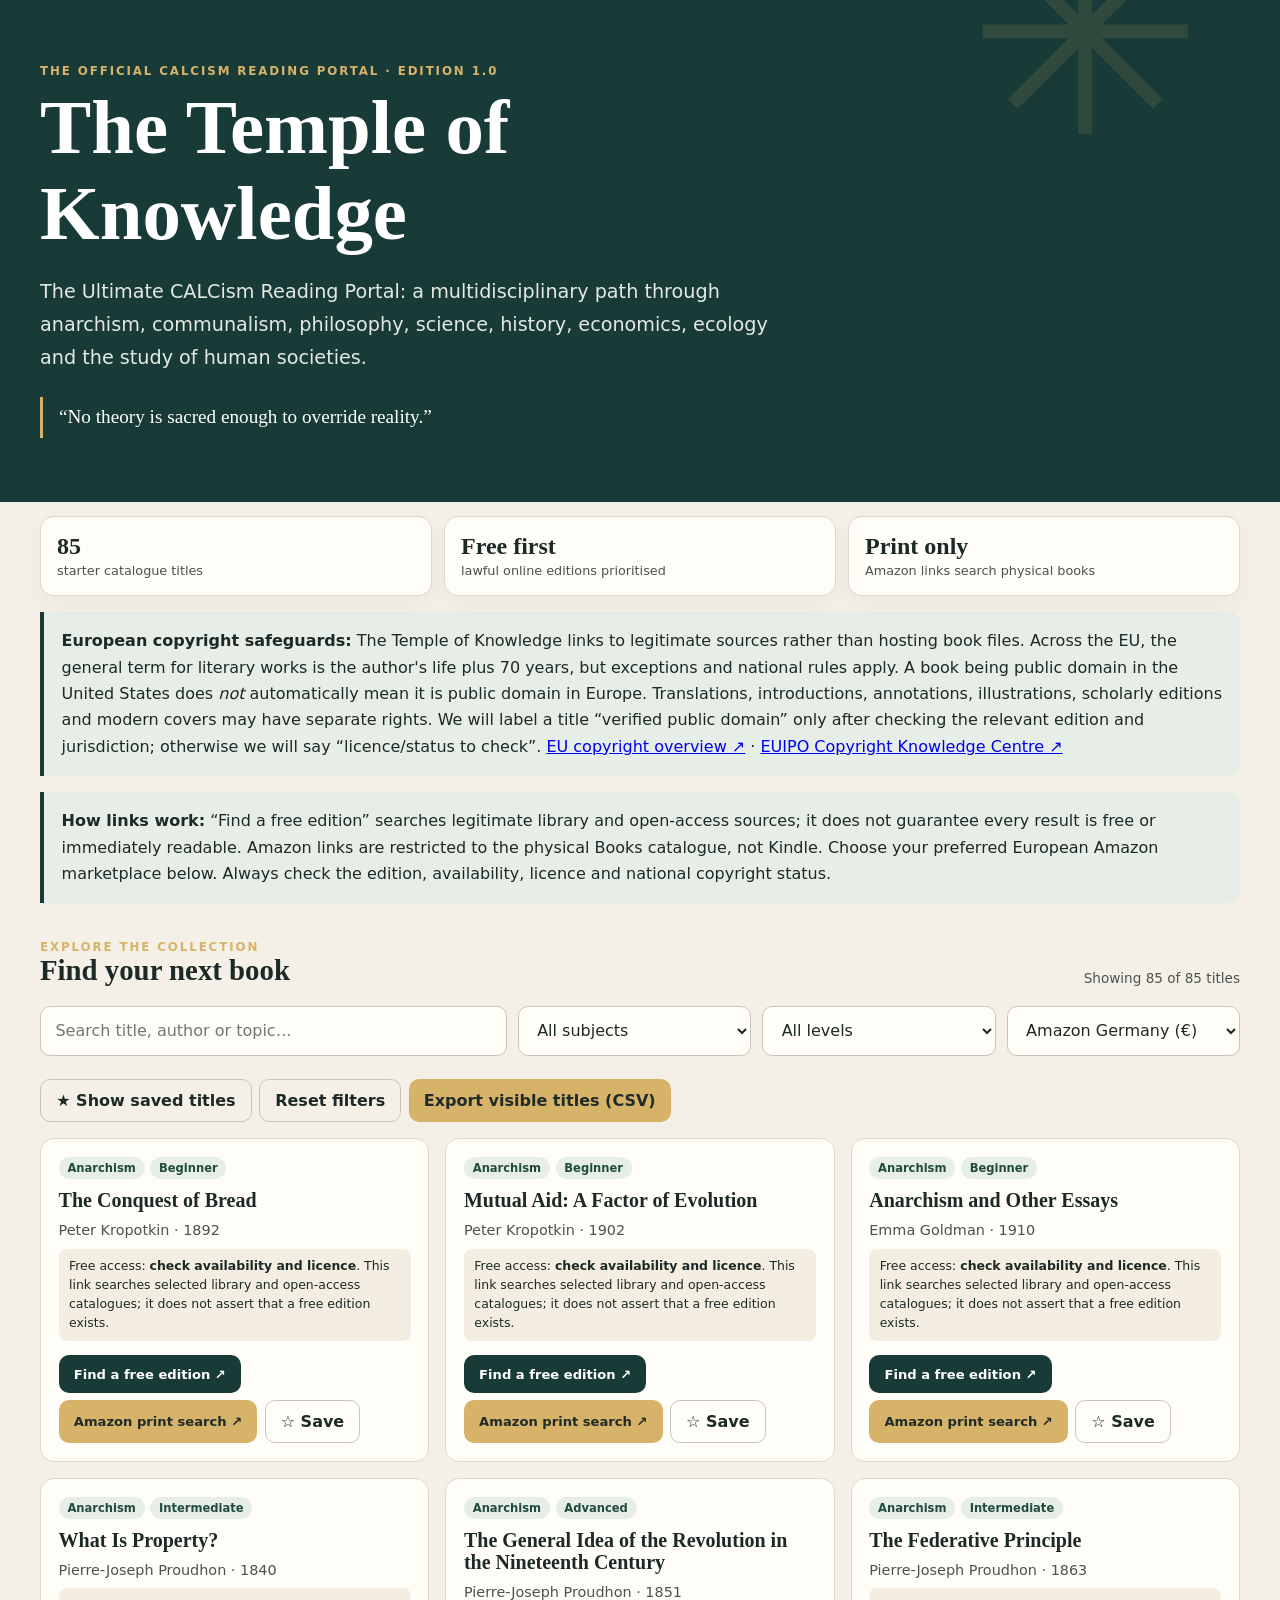
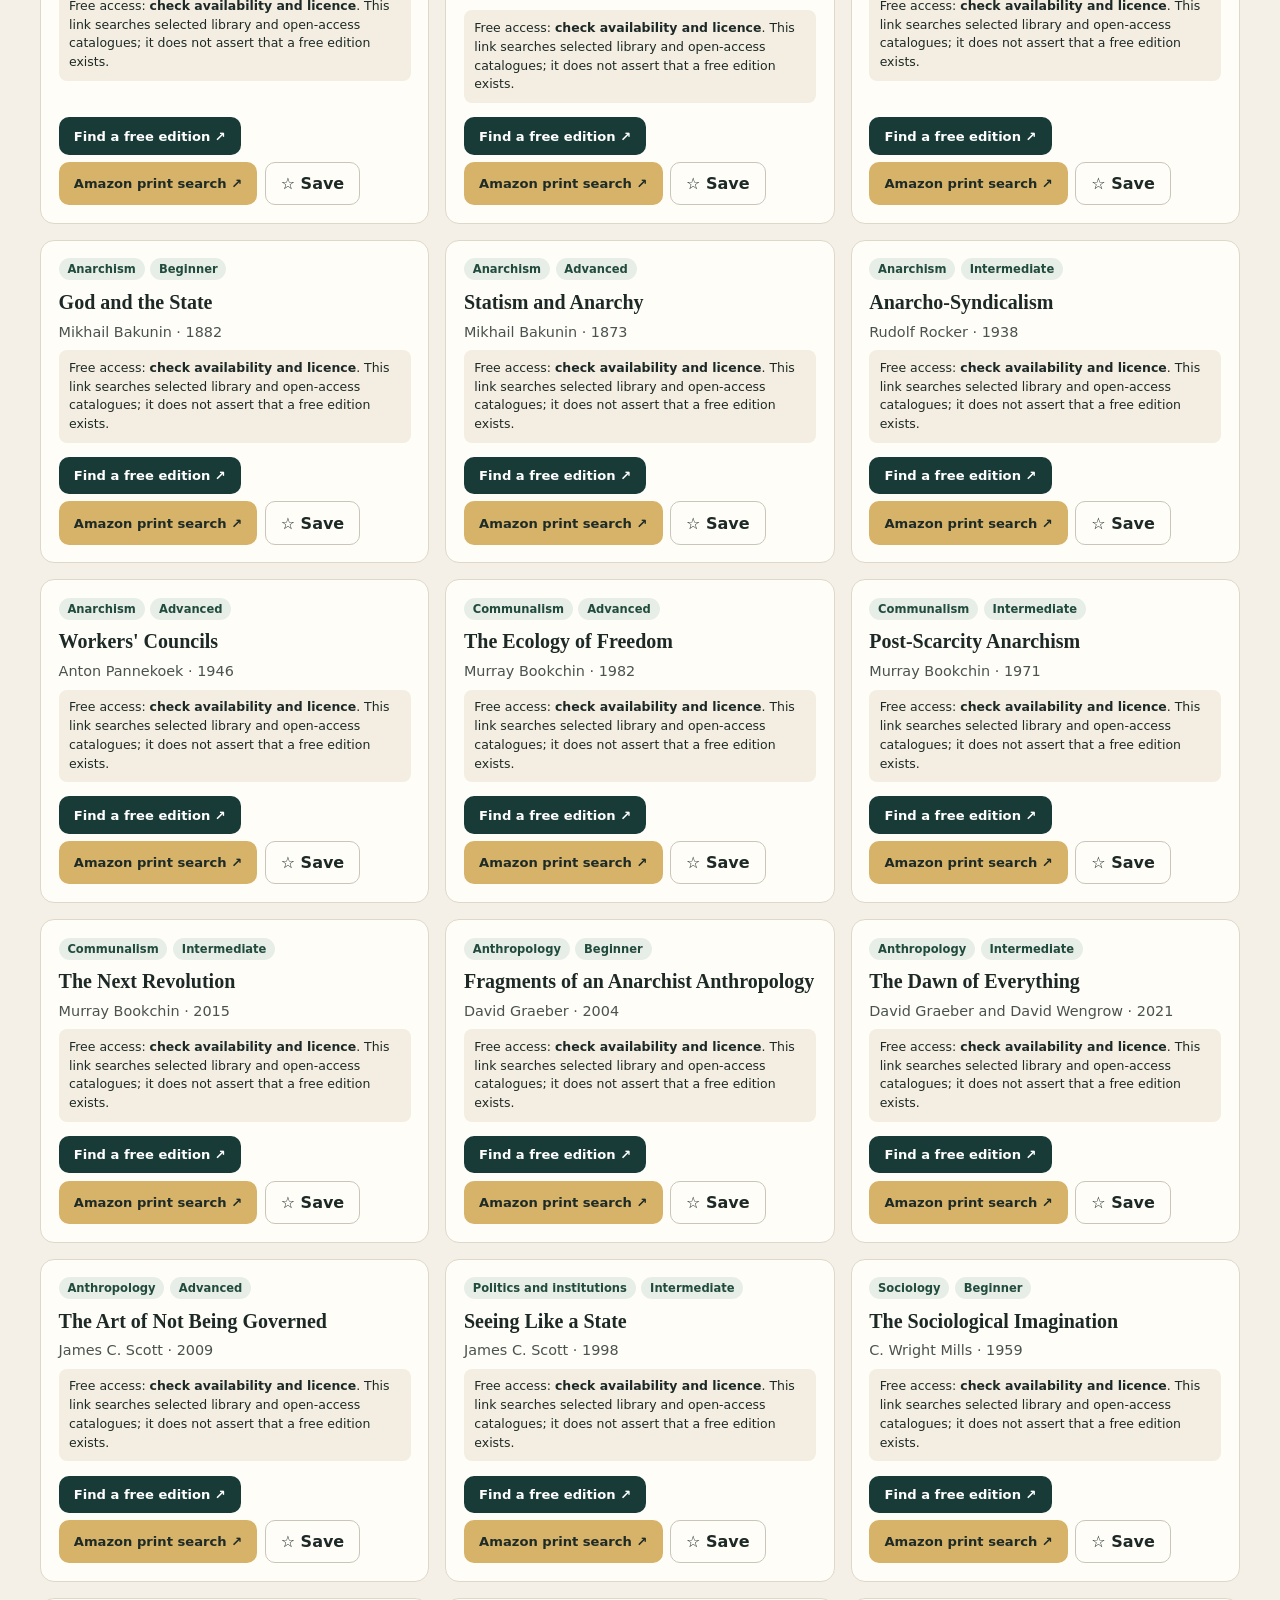
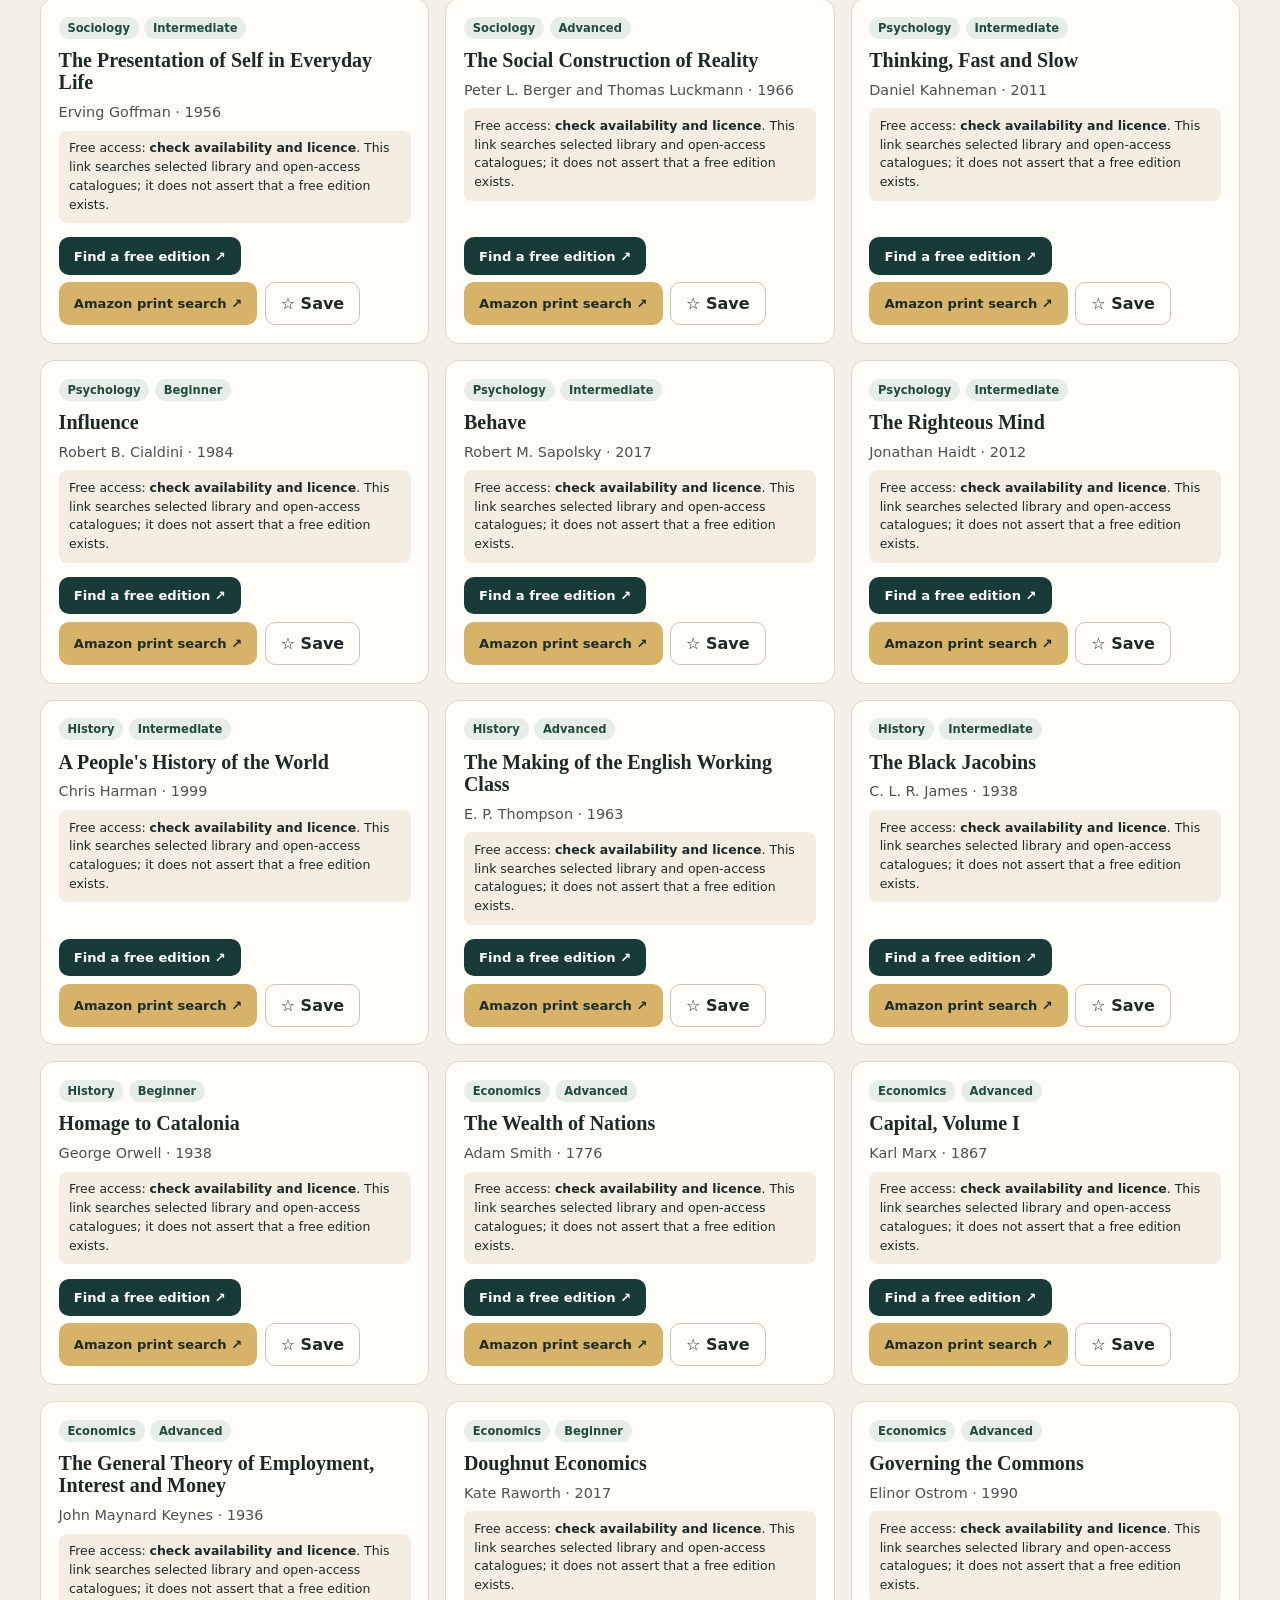
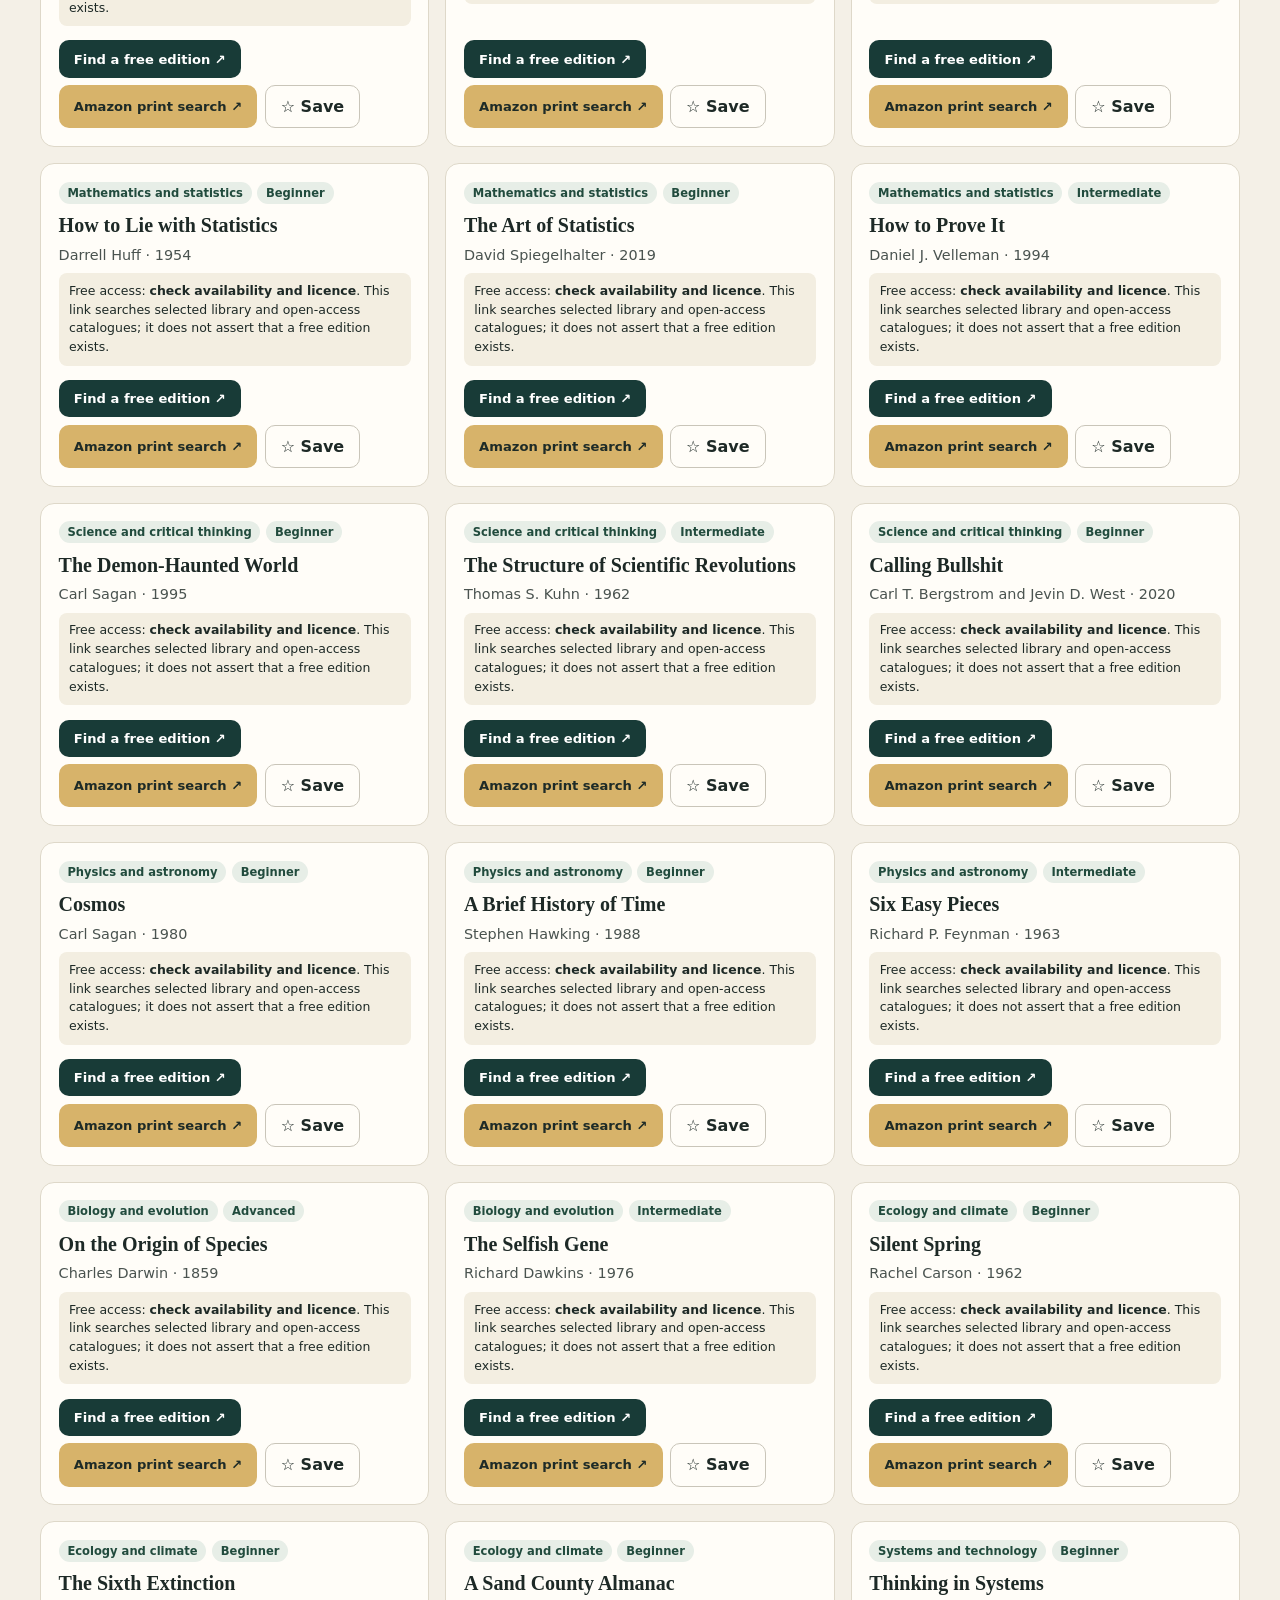
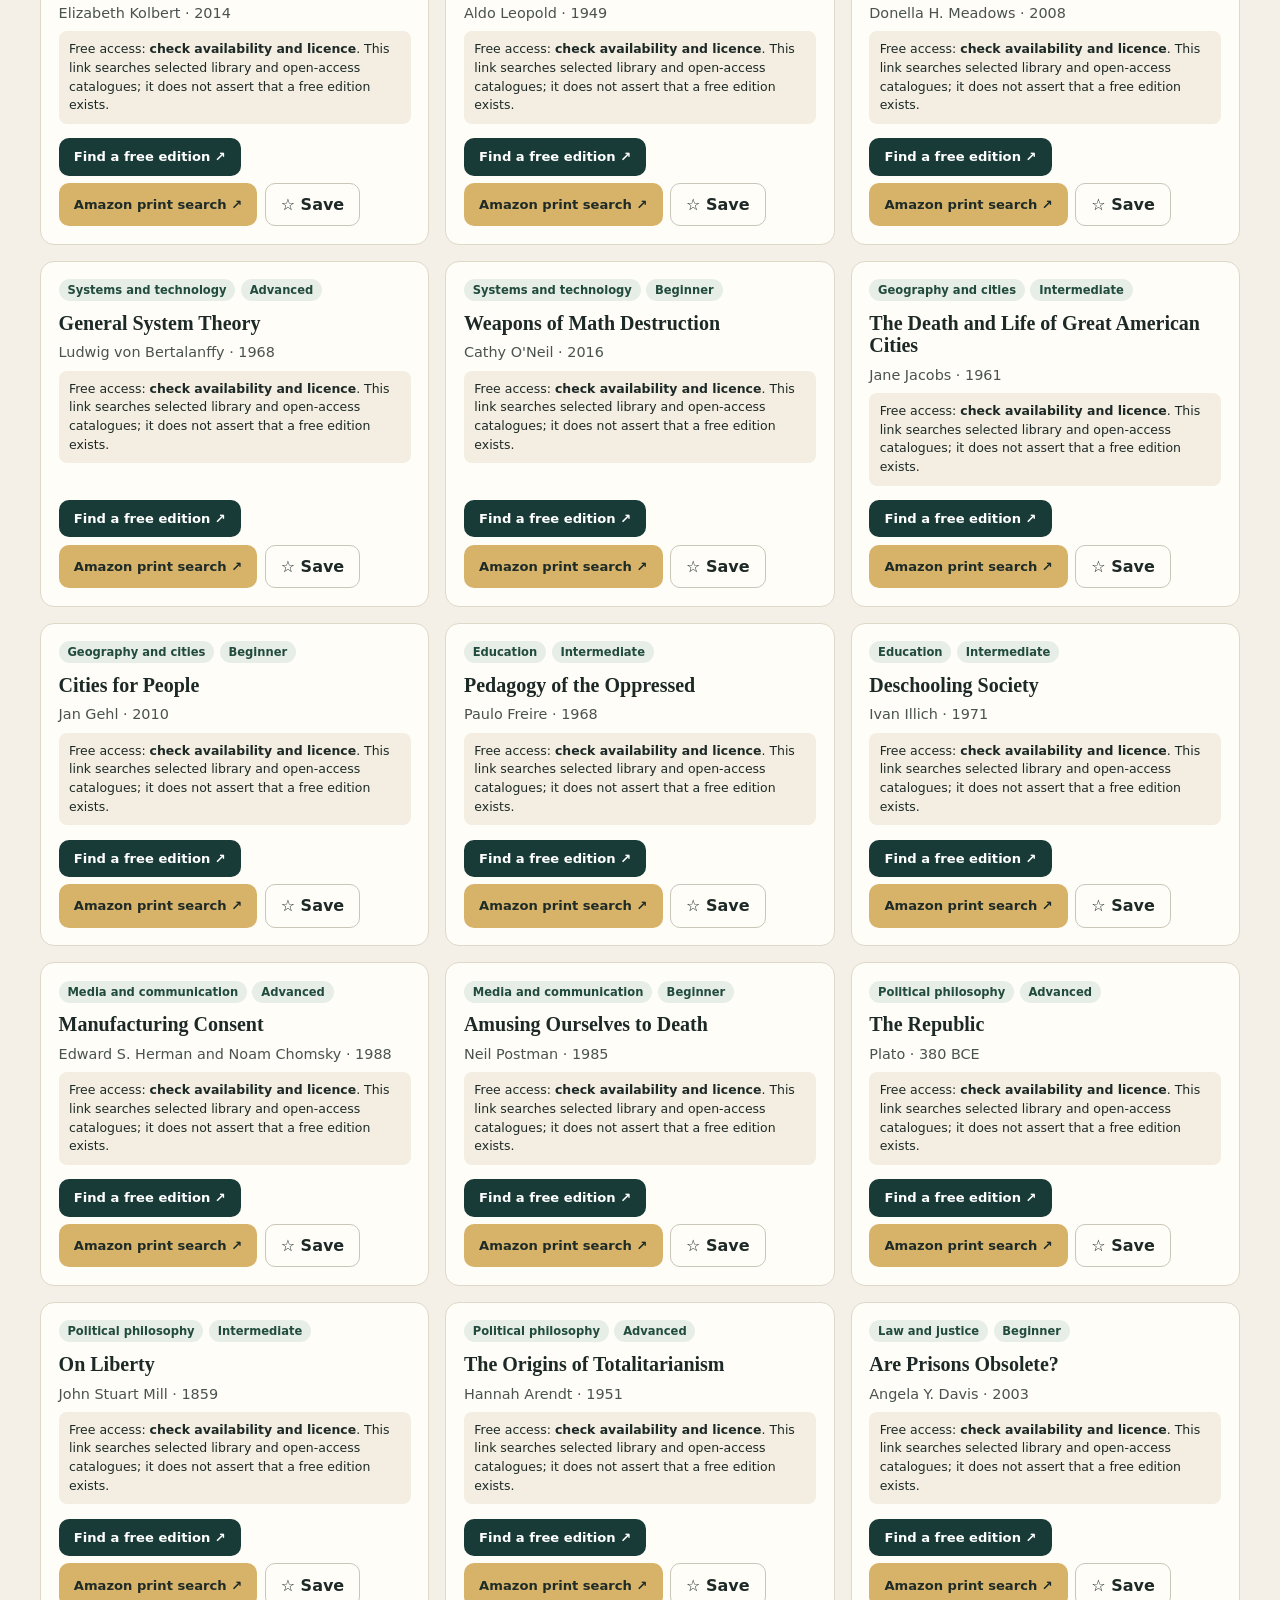
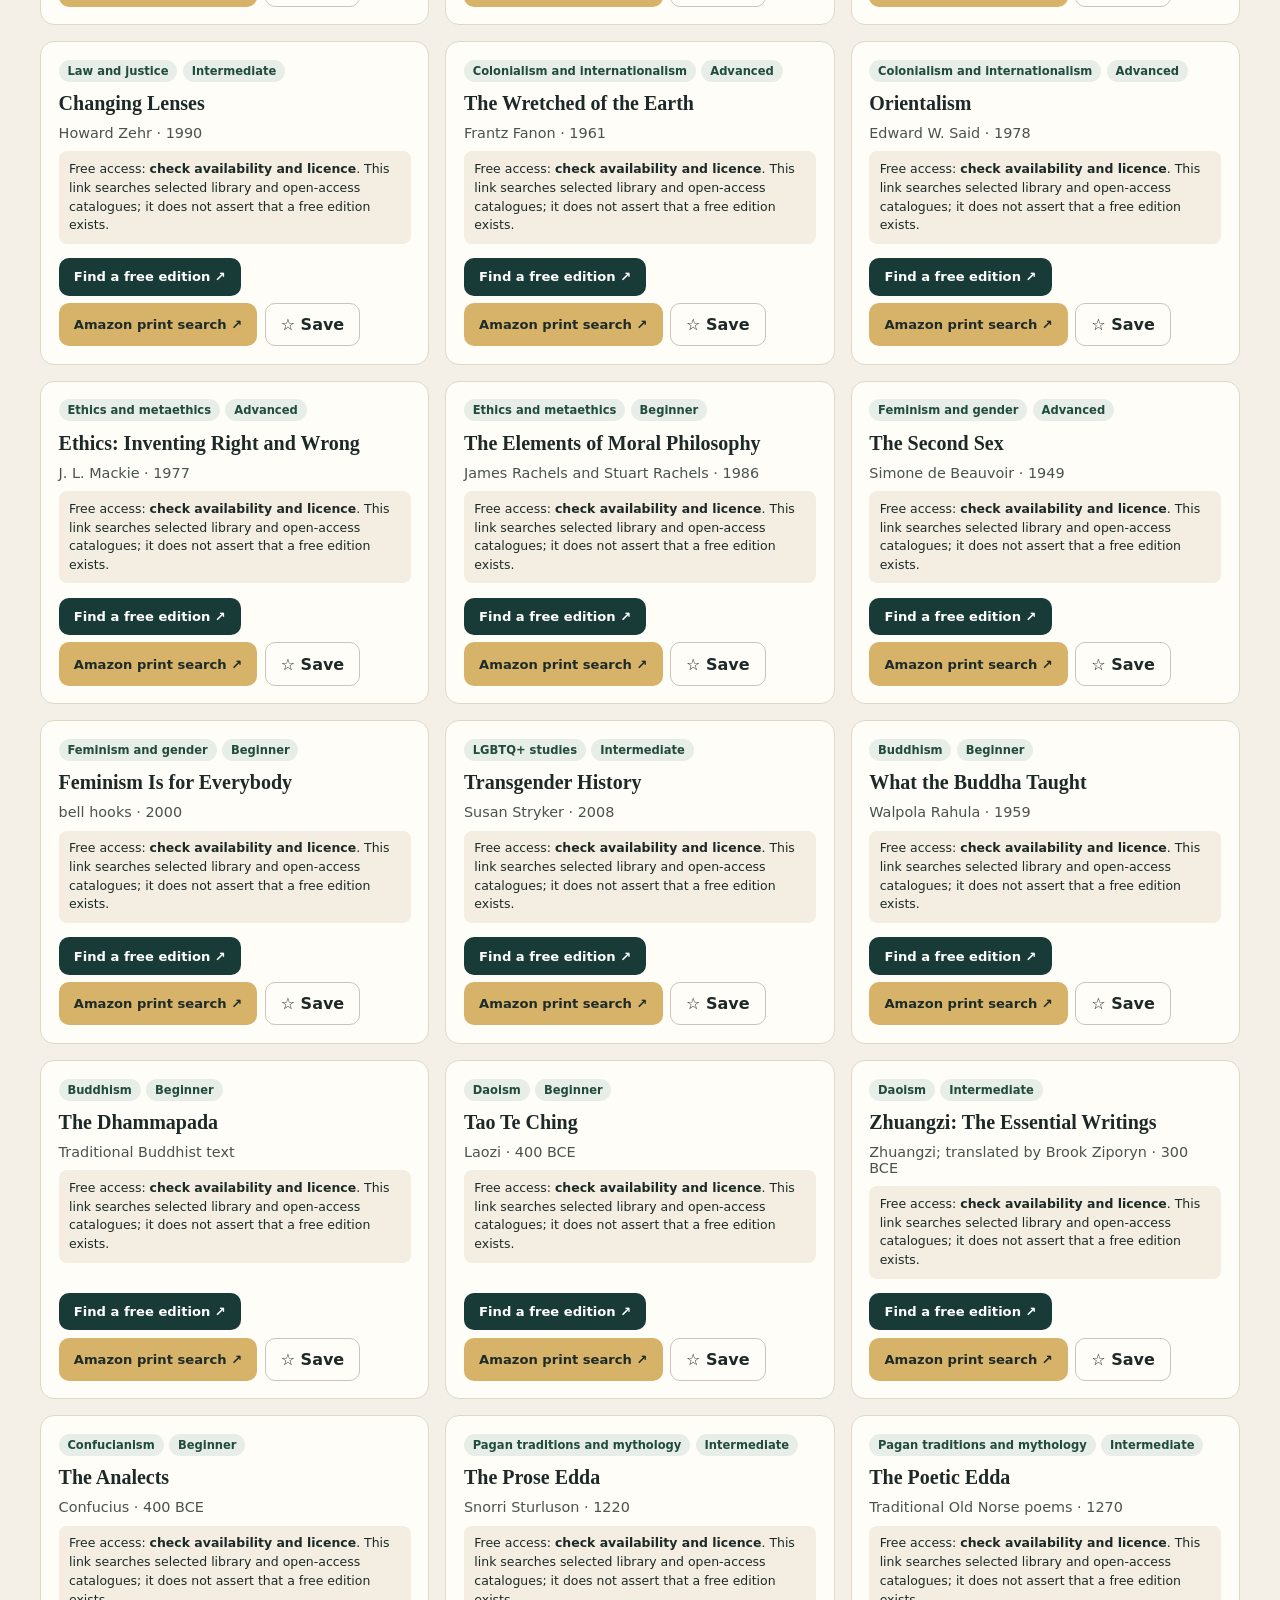
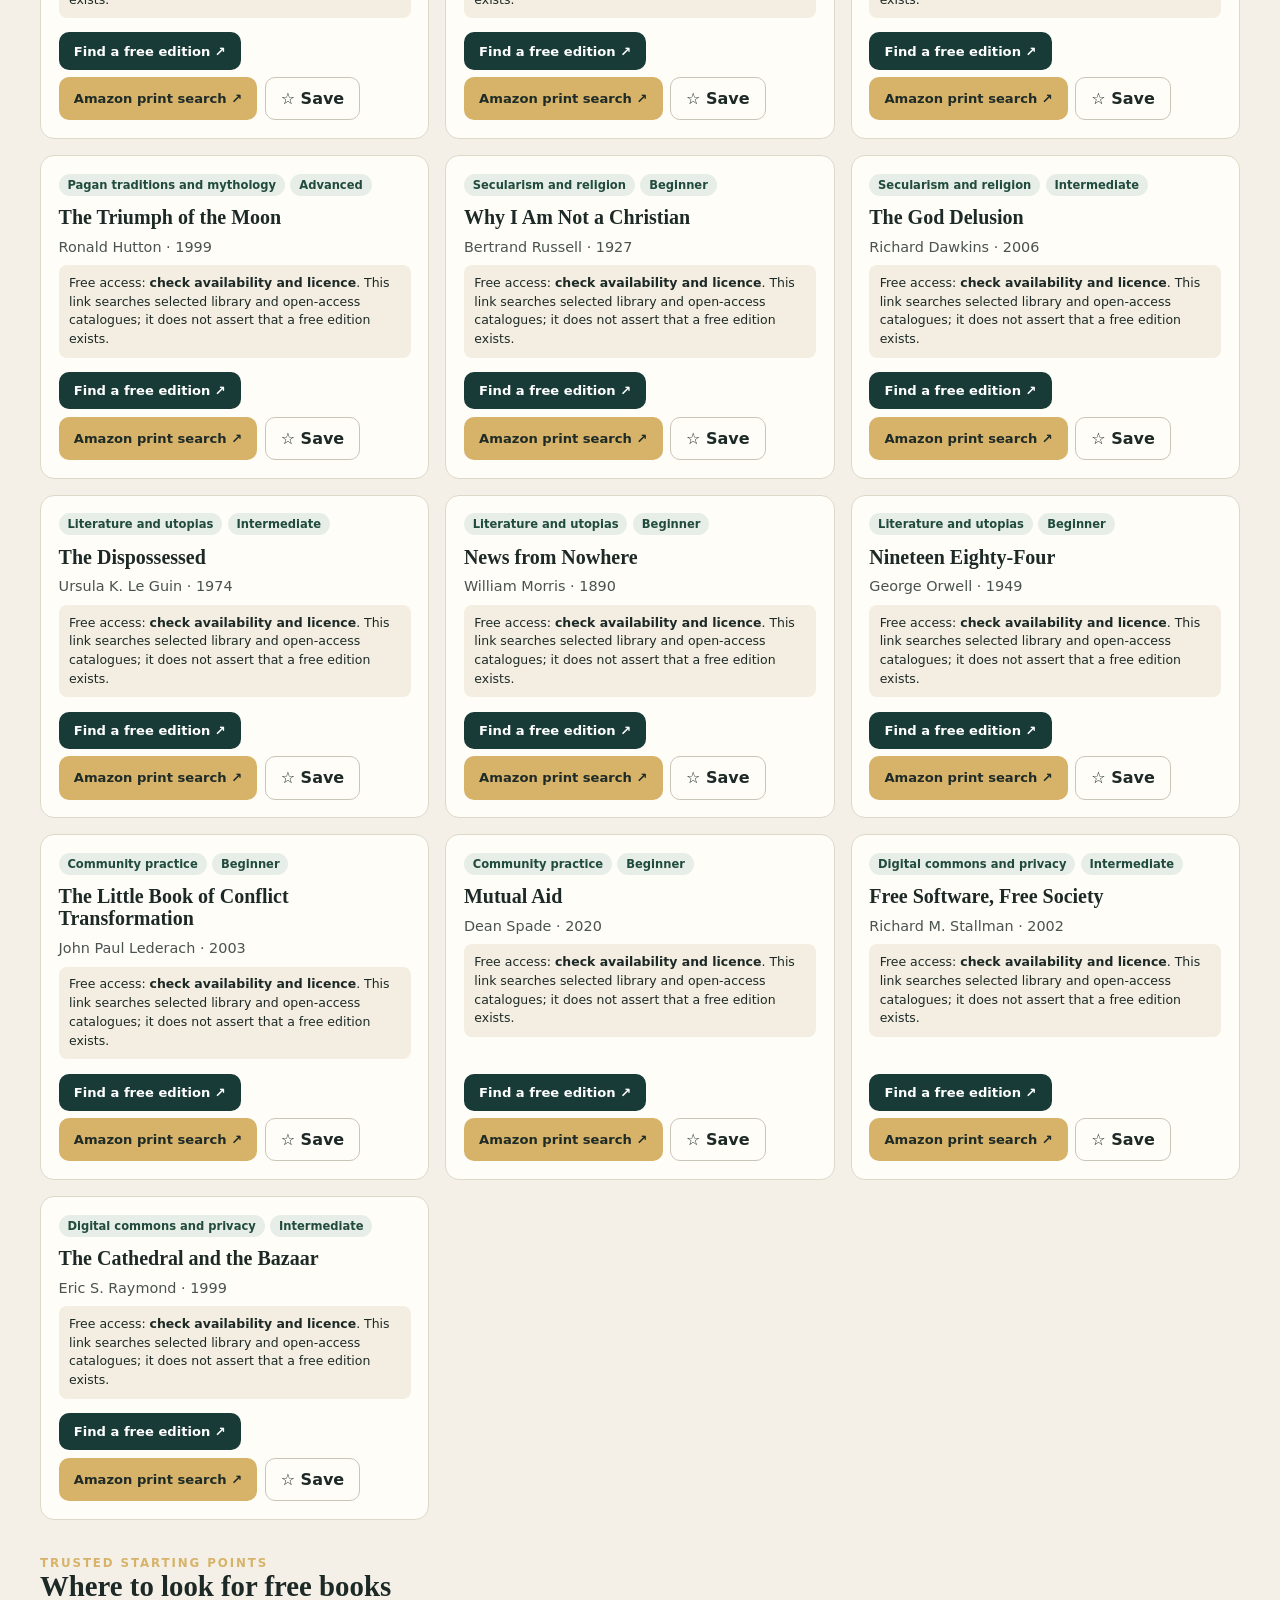
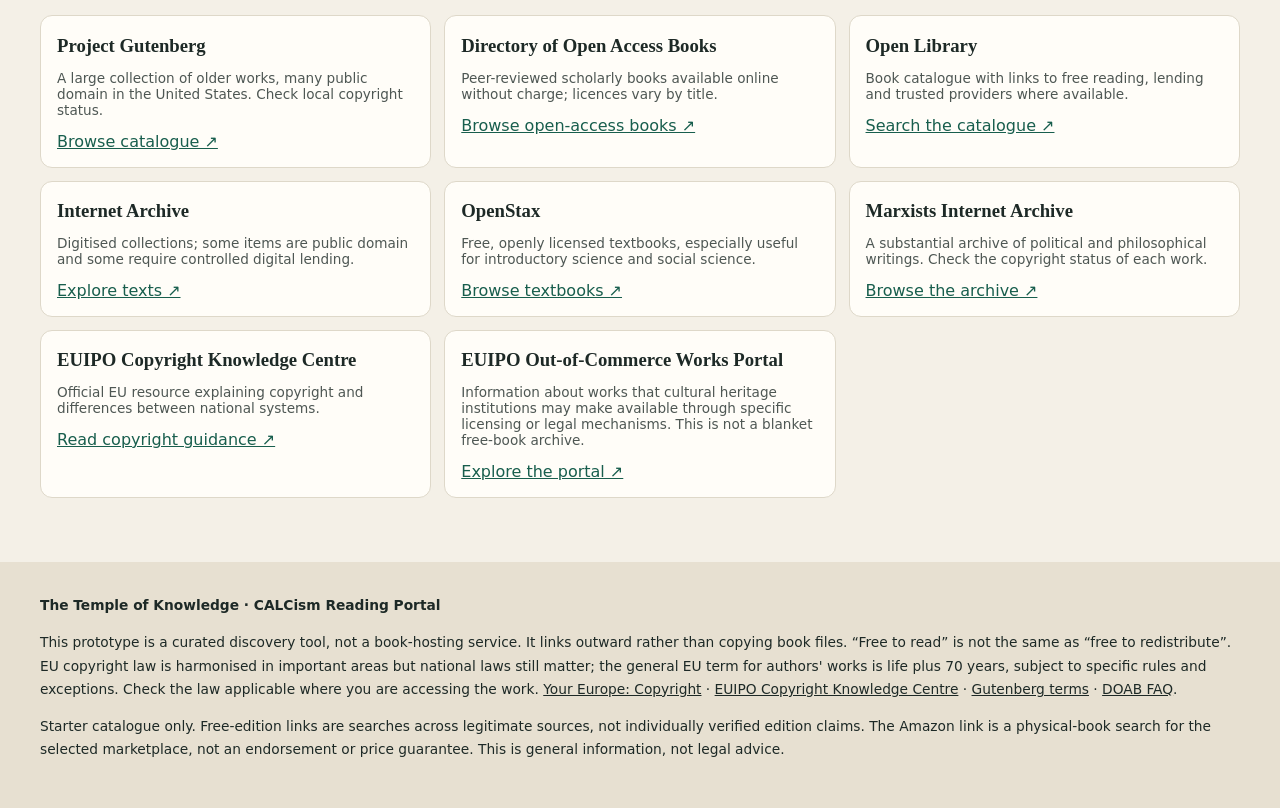
<file: the-temple-of-knowledge.html>
<!doctype html>
<html lang="en">
<head>
<meta charset="utf-8">
<meta name="viewport" content="width=device-width, initial-scale=1">
<meta name="description" content="The Temple of Knowledge: an official free-first, multidisciplinary reading portal for Cosmic Anarcho-Libertarian Communalism (CALCism).">
<title>The Temple of Knowledge — CALCism Reading Portal</title>
<style>
:root {
  --site-primary: #183b37;
  --site-secondary: #d7b36a;
  --site-background: #f4f0e7;
  --site-on-primary: #ffffff;
  --site-on-secondary: #1e2b27;
  --site-on-background: #1d2926;
  --site-font-body: ui-sans-serif, system-ui, -apple-system, BlinkMacSystemFont, "Segoe UI", sans-serif;
  --site-font-heading: Georgia, "Times New Roman", serif;
  --site-heading-scale: 1;
  --site-spacing-scale: 1;
  --site-radius-scale: 1;
  --site-decoration-opacity: 1;
  color-scheme: light dark;
}
* { box-sizing: border-box; }
body { margin: 0; font-family: var(--site-font-body); background: light-dark(#f4f0e7,#111917); color: light-dark(#1d2926,#edf1e9); }
#app { min-height: 100vh; background-color: var(--site-background); color: var(--site-on-background); border-radius: 0; }
.hero { background: var(--site-primary); color: var(--site-on-primary); padding: clamp(1.5rem,5vw,4.5rem) max(1.2rem,calc((100vw - 1200px)/2)); position: relative; overflow: hidden; }
.hero:after { content:"✳"; position:absolute; right:6%; top:-.45em; font-size:clamp(8rem,22vw,20rem); color:var(--site-secondary); opacity:calc(var(--site-decoration-opacity) * .12); pointer-events:none; }
.kicker { text-transform:uppercase; letter-spacing:.16em; font-size:.74rem; font-weight:750; color:var(--site-secondary); }
h1,h2,h3 { font-family:var(--site-font-heading); line-height:1.12; }
h1 { font-size:clamp(2.4rem,6vw,5.5rem); max-width:850px; margin:.45rem 0 1rem; }
.hero p { max-width:730px; font-size:clamp(1rem,2vw,1.2rem); line-height:1.7; color:#e4e9e2; }
.motto { border-left:3px solid var(--site-secondary); padding:.6rem 1rem; margin-top:1.4rem; font-family:var(--site-font-heading); font-size:1.2rem; }
.wrap { width:min(1200px,100% - 2rem); margin:0 auto; }
.stats { display:grid; grid-template-columns:repeat(3,1fr); gap:.75rem; margin-top:-1.1rem; position:relative; }
.stat { background:light-dark(#fffdf8,#1b2421); border:1px solid light-dark(#ded8c9,#38433e); border-radius:calc(14px * var(--site-radius-scale)); padding:1rem; box-shadow:0 8px 24px #0000000a; }
.stat strong { display:block; font-family:var(--site-font-heading); font-size:1.5rem; }
.stat span { font-size:.8rem; opacity:.8; }
main { padding:2rem 0 4rem; }
.toolbar { display:grid; grid-template-columns:minmax(180px,2fr) minmax(150px,1fr) minmax(150px,1fr) minmax(150px,1fr); gap:.7rem; margin:1.2rem 0; }
input,select,button { font:inherit; }
input,select { width:100%; padding:.85rem .9rem; border-radius:calc(10px * var(--site-radius-scale)); border:1px solid light-dark(#c9c5b9,#49554f); background:light-dark(#fffdf8,#1b2421); color:inherit; }
button,.button { border:0; border-radius:calc(10px * var(--site-radius-scale)); padding:.7rem .95rem; font-weight:700; cursor:pointer; text-decoration:none; display:inline-flex; align-items:center; justify-content:center; gap:.4rem; }
.primary { background:var(--site-primary); color:var(--site-on-primary); }
.secondary { background:var(--site-secondary); color:var(--site-on-secondary); }
.ghost { background:transparent; border:1px solid light-dark(#c9c5b9,#49554f); color:inherit; }
.section-head { display:flex; align-items:end; justify-content:space-between; gap:1rem; margin:2.3rem 0 .8rem; }
.section-head h2 { margin:0; font-size:calc(1.8rem * var(--site-heading-scale)); }
.small { font-size:.85rem; opacity:.78; }
.catalog { display:grid; grid-template-columns:repeat(3,minmax(0,1fr)); gap:1rem; }
.book { background:light-dark(#fffdf8,#1b2421); border:1px solid light-dark(#ded8c9,#38433e); border-radius:calc(14px * var(--site-radius-scale)); padding:1.1rem; display:flex; flex-direction:column; gap:.65rem; min-width:0; }
.book h3 { margin:0; font-size:1.25rem; }
.author { margin:0; font-size:.9rem; opacity:.8; }
.tagrow { display:flex; flex-wrap:wrap; gap:.35rem; }
.tag { font-size:.72rem; font-weight:750; border-radius:999px; padding:.25rem .55rem; background:light-dark(#e7eee7,#293c35); color:light-dark(#214b3d,#cce5d4); }
.status { font-size:.78rem; line-height:1.5; padding:.55rem .65rem; border-radius:8px; background:light-dark(#f3eee1,#2b3028); }
.actions { display:flex; flex-wrap:wrap; gap:.45rem; margin-top:auto; padding-top:.25rem; }
.actions a { font-size:.82rem; }
.empty { padding:2rem; text-align:center; border:1px dashed light-dark(#c9c5b9,#49554f); border-radius:12px; }
.note { background:light-dark(#e7eee7,#202f29); border-left:4px solid var(--site-primary); padding:1rem 1.1rem; border-radius:0 10px 10px 0; line-height:1.65; margin:1rem 0; }
.sources { display:grid; grid-template-columns:repeat(3,minmax(0,1fr)); gap:.8rem; }
.source { border:1px solid light-dark(#ded8c9,#38433e); border-radius:12px; padding:1rem; background:light-dark(#fffdf8,#1b2421); }
.source h3 { margin:.2rem 0 .5rem; }
.source a { color:light-dark(#185e4d,#a6ddc4); }
footer { background:light-dark(#e7e0d1,#151d1a); padding:2rem 0; font-size:.86rem; line-height:1.7; }
footer a { color:inherit; }
.hidden { display:none !important; }
@media(max-width:850px) { .catalog {grid-template-columns:repeat(2,minmax(0,1fr));} .sources{grid-template-columns:repeat(2,minmax(0,1fr));} }
@media(max-width:600px) { .toolbar {grid-template-columns:1fr;} .catalog,.sources {grid-template-columns:1fr;} .stats {grid-template-columns:1fr;} .section-head {align-items:start; flex-direction:column;} }
@media(prefers-color-scheme:dark) { :root { --site-background:#111917; --site-on-background:#edf1e9; } }
</style>
</head>
<body>
<div id="app">
<header class="hero">
  <div class="kicker">The official CALCism reading portal · Edition 1.0</div>
  <h1>The Temple of Knowledge</h1>
  <p>The Ultimate CALCism Reading Portal: a multidisciplinary path through anarchism, communalism, philosophy, science, history, economics, ecology and the study of human societies.</p>
  <div class="motto">“No theory is sacred enough to override reality.”</div>
</header>
<main class="wrap">
  <div class="stats">
    <div class="stat"><strong id="bookCount">0</strong><span>starter catalogue titles</span></div>
    <div class="stat"><strong>Free first</strong><span>lawful online editions prioritised</span></div>
    <div class="stat"><strong>Print only</strong><span>Amazon links search physical books</span></div>
  </div>
  <div class="note"><strong>European copyright safeguards:</strong> The Temple of Knowledge links to legitimate sources rather than hosting book files. Across the EU, the general term for literary works is the author's life plus 70 years, but exceptions and national rules apply. A book being public domain in the United States does <em>not</em> automatically mean it is public domain in Europe. Translations, introductions, annotations, illustrations, scholarly editions and modern covers may have separate rights. We will label a title “verified public domain” only after checking the relevant edition and jurisdiction; otherwise we will say “licence/status to check”. <a href="https://europa.eu/youreurope/business/growing/protecting-intellectual-property/copyright/index_en.htm" target="_blank" rel="noopener noreferrer">EU copyright overview ↗</a> · <a href="https://euipo.europa.eu/en/copyright-knowledge-centre" target="_blank" rel="noopener noreferrer">EUIPO Copyright Knowledge Centre ↗</a></div>
  <div class="note"><strong>How links work:</strong> “Find a free edition” searches legitimate library and open-access sources; it does not guarantee every result is free or immediately readable. Amazon links are restricted to the physical Books catalogue, not Kindle. Choose your preferred European Amazon marketplace below. Always check the edition, availability, licence and national copyright status.</div>
  <div class="section-head"><div><div class="kicker">Explore the collection</div><h2>Find your next book</h2></div><div class="small" id="resultCount" aria-live="polite"></div></div>
  <div class="toolbar">
    <input id="search" type="search" placeholder="Search title, author or topic…" aria-label="Search books">
    <select id="topic" aria-label="Filter by subject"><option value="">All subjects</option></select>
    <select id="level" aria-label="Filter by level"><option value="">All levels</option><option>Beginner</option><option>Intermediate</option><option>Advanced</option><option>All levels</option></select>
    <select id="marketplace" aria-label="Amazon physical-book marketplace"><option value="de">Amazon Germany (€)</option><option value="co.uk">Amazon UK (£)</option><option value="fr">Amazon France (€)</option><option value="it">Amazon Italy (€)</option><option value="es">Amazon Spain (€)</option><option value="nl">Amazon Netherlands (€)</option><option value="se">Amazon Sweden (SEK)</option><option value="pl">Amazon Poland (PLN)</option><option value="com.be">Amazon Belgium (€)</option></select>
  </div>
  <div class="actions" style="margin:0 0 1rem">
    <button class="ghost" id="showSaved">★ Show saved titles</button>
    <button class="ghost" id="clearFilters">Reset filters</button>
    <button class="secondary" id="exportList">Export visible titles (CSV)</button>
  </div>
  <div id="catalog" class="catalog" aria-live="polite"></div>
  <section>
    <div class="section-head"><div><div class="kicker">Trusted starting points</div><h2>Where to look for free books</h2></div></div>
    <div class="sources">
      <article class="source"><h3>Project Gutenberg</h3><p class="small">A large collection of older works, many public domain in the United States. Check local copyright status.</p><a href="https://www.gutenberg.org/" target="_blank" rel="noopener noreferrer">Browse catalogue ↗</a></article>
      <article class="source"><h3>Directory of Open Access Books</h3><p class="small">Peer-reviewed scholarly books available online without charge; licences vary by title.</p><a href="https://www.doabooks.org/" target="_blank" rel="noopener noreferrer">Browse open-access books ↗</a></article>
      <article class="source"><h3>Open Library</h3><p class="small">Book catalogue with links to free reading, lending and trusted providers where available.</p><a href="https://openlibrary.org/" target="_blank" rel="noopener noreferrer">Search the catalogue ↗</a></article>
      <article class="source"><h3>Internet Archive</h3><p class="small">Digitised collections; some items are public domain and some require controlled digital lending.</p><a href="https://archive.org/details/texts" target="_blank" rel="noopener noreferrer">Explore texts ↗</a></article>
      <article class="source"><h3>OpenStax</h3><p class="small">Free, openly licensed textbooks, especially useful for introductory science and social science.</p><a href="https://openstax.org/subjects" target="_blank" rel="noopener noreferrer">Browse textbooks ↗</a></article>
      <article class="source"><h3>Marxists Internet Archive</h3><p class="small">A substantial archive of political and philosophical writings. Check the copyright status of each work.</p><a href="https://www.marxists.org/" target="_blank" rel="noopener noreferrer">Browse the archive ↗</a></article>
      <article class="source"><h3>EUIPO Copyright Knowledge Centre</h3><p class="small">Official EU resource explaining copyright and differences between national systems.</p><a href="https://euipo.europa.eu/en/copyright-knowledge-centre" target="_blank" rel="noopener noreferrer">Read copyright guidance ↗</a></article>
      <article class="source"><h3>EUIPO Out-of-Commerce Works Portal</h3><p class="small">Information about works that cultural heritage institutions may make available through specific licensing or legal mechanisms. This is not a blanket free-book archive.</p><a href="https://euipo.europa.eu/out-of-commerce/ooc/out-of-commerce-works-info" target="_blank" rel="noopener noreferrer">Explore the portal ↗</a></article>
    </div>
  </section>
</main>
<footer><div class="wrap"><strong>The Temple of Knowledge · CALCism Reading Portal</strong><p>This prototype is a curated discovery tool, not a book-hosting service. It links outward rather than copying book files. “Free to read” is not the same as “free to redistribute”. EU copyright law is harmonised in important areas but national laws still matter; the general EU term for authors' works is life plus 70 years, subject to specific rules and exceptions. Check the law applicable where you are accessing the work. <a href="https://europa.eu/youreurope/business/growing/protecting-intellectual-property/copyright/index_en.htm" target="_blank" rel="noopener noreferrer">Your Europe: Copyright</a> · <a href="https://euipo.europa.eu/en/copyright-knowledge-centre" target="_blank" rel="noopener noreferrer">EUIPO Copyright Knowledge Centre</a> · <a href="https://www.gutenberg.org/policy/terms_of_use" target="_blank" rel="noopener noreferrer">Gutenberg terms</a> · <a href="https://www.doabooks.org/en/researchers/full-faq" target="_blank" rel="noopener noreferrer">DOAB FAQ</a>.</p><p>Starter catalogue only. Free-edition links are searches across legitimate sources, not individually verified edition claims. The Amazon link is a physical-book search for the selected marketplace, not an endorsement or price guarantee. This is general information, not legal advice.</p></div></footer>
</div>
<script>
const books = [
{t:"The Conquest of Bread",a:"Peter Kropotkin",s:"Anarchism",l:"Beginner",y:1892},
{t:"Mutual Aid: A Factor of Evolution",a:"Peter Kropotkin",s:"Anarchism",l:"Beginner",y:1902},
{t:"Anarchism and Other Essays",a:"Emma Goldman",s:"Anarchism",l:"Beginner",y:1910},
{t:"What Is Property?",a:"Pierre-Joseph Proudhon",s:"Anarchism",l:"Intermediate",y:1840},
{t:"The General Idea of the Revolution in the Nineteenth Century",a:"Pierre-Joseph Proudhon",s:"Anarchism",l:"Advanced",y:1851},
{t:"The Federative Principle",a:"Pierre-Joseph Proudhon",s:"Anarchism",l:"Intermediate",y:1863},
{t:"God and the State",a:"Mikhail Bakunin",s:"Anarchism",l:"Beginner",y:1882},
{t:"Statism and Anarchy",a:"Mikhail Bakunin",s:"Anarchism",l:"Advanced",y:1873},
{t:"Anarcho-Syndicalism",a:"Rudolf Rocker",s:"Anarchism",l:"Intermediate",y:1938},
{t:"Workers' Councils",a:"Anton Pannekoek",s:"Anarchism",l:"Advanced",y:1946},
{t:"The Ecology of Freedom",a:"Murray Bookchin",s:"Communalism",l:"Advanced",y:1982},
{t:"Post-Scarcity Anarchism",a:"Murray Bookchin",s:"Communalism",l:"Intermediate",y:1971},
{t:"The Next Revolution",a:"Murray Bookchin",s:"Communalism",l:"Intermediate",y:2015},
{t:"Fragments of an Anarchist Anthropology",a:"David Graeber",s:"Anthropology",l:"Beginner",y:2004},
{t:"The Dawn of Everything",a:"David Graeber and David Wengrow",s:"Anthropology",l:"Intermediate",y:2021},
{t:"The Art of Not Being Governed",a:"James C. Scott",s:"Anthropology",l:"Advanced",y:2009},
{t:"Seeing Like a State",a:"James C. Scott",s:"Politics and institutions",l:"Intermediate",y:1998},
{t:"The Sociological Imagination",a:"C. Wright Mills",s:"Sociology",l:"Beginner",y:1959},
{t:"The Presentation of Self in Everyday Life",a:"Erving Goffman",s:"Sociology",l:"Intermediate",y:1956},
{t:"The Social Construction of Reality",a:"Peter L. Berger and Thomas Luckmann",s:"Sociology",l:"Advanced",y:1966},
{t:"Thinking, Fast and Slow",a:"Daniel Kahneman",s:"Psychology",l:"Intermediate",y:2011},
{t:"Influence",a:"Robert B. Cialdini",s:"Psychology",l:"Beginner",y:1984},
{t:"Behave",a:"Robert M. Sapolsky",s:"Psychology",l:"Intermediate",y:2017},
{t:"The Righteous Mind",a:"Jonathan Haidt",s:"Psychology",l:"Intermediate",y:2012},
{t:"A People's History of the World",a:"Chris Harman",s:"History",l:"Intermediate",y:1999},
{t:"The Making of the English Working Class",a:"E. P. Thompson",s:"History",l:"Advanced",y:1963},
{t:"The Black Jacobins",a:"C. L. R. James",s:"History",l:"Intermediate",y:1938},
{t:"Homage to Catalonia",a:"George Orwell",s:"History",l:"Beginner",y:1938},
{t:"The Wealth of Nations",a:"Adam Smith",s:"Economics",l:"Advanced",y:1776},
{t:"Capital, Volume I",a:"Karl Marx",s:"Economics",l:"Advanced",y:1867},
{t:"The General Theory of Employment, Interest and Money",a:"John Maynard Keynes",s:"Economics",l:"Advanced",y:1936},
{t:"Doughnut Economics",a:"Kate Raworth",s:"Economics",l:"Beginner",y:2017},
{t:"Governing the Commons",a:"Elinor Ostrom",s:"Economics",l:"Advanced",y:1990},
{t:"How to Lie with Statistics",a:"Darrell Huff",s:"Mathematics and statistics",l:"Beginner",y:1954},
{t:"The Art of Statistics",a:"David Spiegelhalter",s:"Mathematics and statistics",l:"Beginner",y:2019},
{t:"How to Prove It",a:"Daniel J. Velleman",s:"Mathematics and statistics",l:"Intermediate",y:1994},
{t:"The Demon-Haunted World",a:"Carl Sagan",s:"Science and critical thinking",l:"Beginner",y:1995},
{t:"The Structure of Scientific Revolutions",a:"Thomas S. Kuhn",s:"Science and critical thinking",l:"Intermediate",y:1962},
{t:"Calling Bullshit",a:"Carl T. Bergstrom and Jevin D. West",s:"Science and critical thinking",l:"Beginner",y:2020},
{t:"Cosmos",a:"Carl Sagan",s:"Physics and astronomy",l:"Beginner",y:1980},
{t:"A Brief History of Time",a:"Stephen Hawking",s:"Physics and astronomy",l:"Beginner",y:1988},
{t:"Six Easy Pieces",a:"Richard P. Feynman",s:"Physics and astronomy",l:"Intermediate",y:1963},
{t:"On the Origin of Species",a:"Charles Darwin",s:"Biology and evolution",l:"Advanced",y:1859},
{t:"The Selfish Gene",a:"Richard Dawkins",s:"Biology and evolution",l:"Intermediate",y:1976},
{t:"Silent Spring",a:"Rachel Carson",s:"Ecology and climate",l:"Beginner",y:1962},
{t:"The Sixth Extinction",a:"Elizabeth Kolbert",s:"Ecology and climate",l:"Beginner",y:2014},
{t:"A Sand County Almanac",a:"Aldo Leopold",s:"Ecology and climate",l:"Beginner",y:1949},
{t:"Thinking in Systems",a:"Donella H. Meadows",s:"Systems and technology",l:"Beginner",y:2008},
{t:"General System Theory",a:"Ludwig von Bertalanffy",s:"Systems and technology",l:"Advanced",y:1968},
{t:"Weapons of Math Destruction",a:"Cathy O'Neil",s:"Systems and technology",l:"Beginner",y:2016},
{t:"The Death and Life of Great American Cities",a:"Jane Jacobs",s:"Geography and cities",l:"Intermediate",y:1961},
{t:"Cities for People",a:"Jan Gehl",s:"Geography and cities",l:"Beginner",y:2010},
{t:"Pedagogy of the Oppressed",a:"Paulo Freire",s:"Education",l:"Intermediate",y:1968},
{t:"Deschooling Society",a:"Ivan Illich",s:"Education",l:"Intermediate",y:1971},
{t:"Manufacturing Consent",a:"Edward S. Herman and Noam Chomsky",s:"Media and communication",l:"Advanced",y:1988},
{t:"Amusing Ourselves to Death",a:"Neil Postman",s:"Media and communication",l:"Beginner",y:1985},
{t:"The Republic",a:"Plato",s:"Political philosophy",l:"Advanced",y:-380},
{t:"On Liberty",a:"John Stuart Mill",s:"Political philosophy",l:"Intermediate",y:1859},
{t:"The Origins of Totalitarianism",a:"Hannah Arendt",s:"Political philosophy",l:"Advanced",y:1951},
{t:"Are Prisons Obsolete?",a:"Angela Y. Davis",s:"Law and justice",l:"Beginner",y:2003},
{t:"Changing Lenses",a:"Howard Zehr",s:"Law and justice",l:"Intermediate",y:1990},
{t:"The Wretched of the Earth",a:"Frantz Fanon",s:"Colonialism and internationalism",l:"Advanced",y:1961},
{t:"Orientalism",a:"Edward W. Said",s:"Colonialism and internationalism",l:"Advanced",y:1978},
{t:"Ethics: Inventing Right and Wrong",a:"J. L. Mackie",s:"Ethics and metaethics",l:"Advanced",y:1977},
{t:"The Elements of Moral Philosophy",a:"James Rachels and Stuart Rachels",s:"Ethics and metaethics",l:"Beginner",y:1986},
{t:"The Second Sex",a:"Simone de Beauvoir",s:"Feminism and gender",l:"Advanced",y:1949},
{t:"Feminism Is for Everybody",a:"bell hooks",s:"Feminism and gender",l:"Beginner",y:2000},
{t:"Transgender History",a:"Susan Stryker",s:"LGBTQ+ studies",l:"Intermediate",y:2008},
{t:"What the Buddha Taught",a:"Walpola Rahula",s:"Buddhism",l:"Beginner",y:1959},
{t:"The Dhammapada",a:"Traditional Buddhist text",s:"Buddhism",l:"Beginner",y:0},
{t:"Tao Te Ching",a:"Laozi",s:"Daoism",l:"Beginner",y:-400},
{t:"Zhuangzi: The Essential Writings",a:"Zhuangzi; translated by Brook Ziporyn",s:"Daoism",l:"Intermediate",y:-300},
{t:"The Analects",a:"Confucius",s:"Confucianism",l:"Beginner",y:-400},
{t:"The Prose Edda",a:"Snorri Sturluson",s:"Pagan traditions and mythology",l:"Intermediate",y:1220},
{t:"The Poetic Edda",a:"Traditional Old Norse poems",s:"Pagan traditions and mythology",l:"Intermediate",y:1270},
{t:"The Triumph of the Moon",a:"Ronald Hutton",s:"Pagan traditions and mythology",l:"Advanced",y:1999},
{t:"Why I Am Not a Christian",a:"Bertrand Russell",s:"Secularism and religion",l:"Beginner",y:1927},
{t:"The God Delusion",a:"Richard Dawkins",s:"Secularism and religion",l:"Intermediate",y:2006},
{t:"The Dispossessed",a:"Ursula K. Le Guin",s:"Literature and utopias",l:"Intermediate",y:1974},
{t:"News from Nowhere",a:"William Morris",s:"Literature and utopias",l:"Beginner",y:1890},
{t:"Nineteen Eighty-Four",a:"George Orwell",s:"Literature and utopias",l:"Beginner",y:1949},
{t:"The Little Book of Conflict Transformation",a:"John Paul Lederach",s:"Community practice",l:"Beginner",y:2003},
{t:"Mutual Aid",a:"Dean Spade",s:"Community practice",l:"Beginner",y:2020},
{t:"Free Software, Free Society",a:"Richard M. Stallman",s:"Digital commons and privacy",l:"Intermediate",y:2002},
{t:"The Cathedral and the Bazaar",a:"Eric S. Raymond",s:"Digital commons and privacy",l:"Intermediate",y:1999}
];
const catalog = document.getElementById('catalog');
const search = document.getElementById('search');
const topic = document.getElementById('topic');
const level = document.getElementById('level');
let savedOnly = false;
const saved = new Set(JSON.parse(localStorage.getItem('templeOfKnowledgeSavedBooks') || '[]'));
const topics = [...new Set(books.map(b=>b.s))].sort((a,b)=>a.localeCompare(b));
topics.forEach(s=>{const o=document.createElement('option');o.value=s;o.textContent=s;topic.appendChild(o)});
document.getElementById('bookCount').textContent=books.length;
function esc(s){return String(s).replace(/[&<>"']/g,c=>({'&':'&amp;','<':'&lt;','>':'&gt;','"':'&quot;',"'":'&#39;'}[c]));}
function freeSearch(b){return 'https://www.google.com/search?q='+encodeURIComponent('"'+b.t+'" "'+b.a+'" (site:gutenberg.org OR site:archive.org OR site:openlibrary.org OR site:doabooks.org OR site:marxists.org OR site:theanarchistlibrary.org OR site:standardebooks.org)');}
function amazonPrint(b){const marketplace=document.getElementById('marketplace')?.value||'de';return 'https://www.amazon.'+marketplace+'/s?i=stripbooks&k='+encodeURIComponent(b.t+' '+b.a);}
function draw(){
 const q=search.value.trim().toLowerCase();
 const filtered=books.filter(b=>(!q||(b.t+' '+b.a+' '+b.s).toLowerCase().includes(q))&&(!topic.value||b.s===topic.value)&&(!level.value||b.l===level.value)&&(!savedOnly||saved.has(b.t+'|'+b.a)));
 document.getElementById('resultCount').textContent=`Showing ${filtered.length} of ${books.length} titles`;
 catalog.innerHTML='';
 if(!filtered.length){catalog.innerHTML='<div class="empty" style="grid-column:1/-1">No titles match these filters. Try a broader search or reset the filters.</div>';return;}
 filtered.forEach(b=>{
  const key=b.t+'|'+b.a; const isSaved=saved.has(key);
  const el=document.createElement('article');el.className='book';
  el.innerHTML=`<div class="tagrow"><span class="tag">${esc(b.s)}</span><span class="tag">${esc(b.l)}</span></div><h3>${esc(b.t)}</h3><p class="author">${esc(b.a)}${b.y?` · ${b.y<0?Math.abs(b.y)+' BCE':b.y}`:''}</p><div class="status">Free access: <strong>check availability and licence</strong>. This link searches selected library and open-access catalogues; it does not assert that a free edition exists.</div><div class="actions"><a class="button primary" href="${freeSearch(b)}" target="_blank" rel="noopener noreferrer">Find a free edition ↗</a><a class="button secondary" href="${amazonPrint(b)}" target="_blank" rel="noopener noreferrer">Amazon print search ↗</a><button class="ghost save" type="button">${isSaved?'★ Saved':'☆ Save'}</button></div>`;
  el.querySelector('.save').addEventListener('click',()=>{if(saved.has(key))saved.delete(key);else saved.add(key);localStorage.setItem('templeOfKnowledgeSavedBooks',JSON.stringify([...saved]));draw();});
  catalog.appendChild(el);
 });
}
[search,topic,level].forEach(e=>e.addEventListener('input',draw));
document.getElementById('showSaved').addEventListener('click',()=>{savedOnly=!savedOnly;document.getElementById('showSaved').textContent=savedOnly?'★ Show all titles':'★ Show saved titles';draw();});
document.getElementById('clearFilters').addEventListener('click',()=>{search.value='';topic.value='';level.value='';savedOnly=false;document.getElementById('showSaved').textContent='★ Show saved titles';draw();});
document.getElementById('marketplace').addEventListener('change',draw);
document.getElementById('exportList').addEventListener('click',()=>{const q=search.value.trim().toLowerCase();const rows=books.filter(b=>(!q||(b.t+' '+b.a+' '+b.s).toLowerCase().includes(q))&&(!topic.value||b.s===topic.value)&&(!level.value||b.l===level.value)&&(!savedOnly||saved.has(b.t+'|'+b.a)));const csv=[['Title','Author','Subject','Level','Publication year','Free edition search','Amazon physical books search'],...rows.map(b=>[b.t,b.a,b.s,b.l,b.y,freeSearch(b),amazonPrint(b)])].map(r=>r.map(v=>'"'+String(v??'').replace(/"/g,'""')+'"').join(',')).join('\r\n');const blob=new Blob([csv],{type:'text/csv;charset=utf-8;'});const url=URL.createObjectURL(blob);const a=document.createElement('a');a.href=url;a.download='temple-of-knowledge-reading-list.csv';a.click();URL.revokeObjectURL(url);});
draw();
</script>
</body>
</html>
</file>
